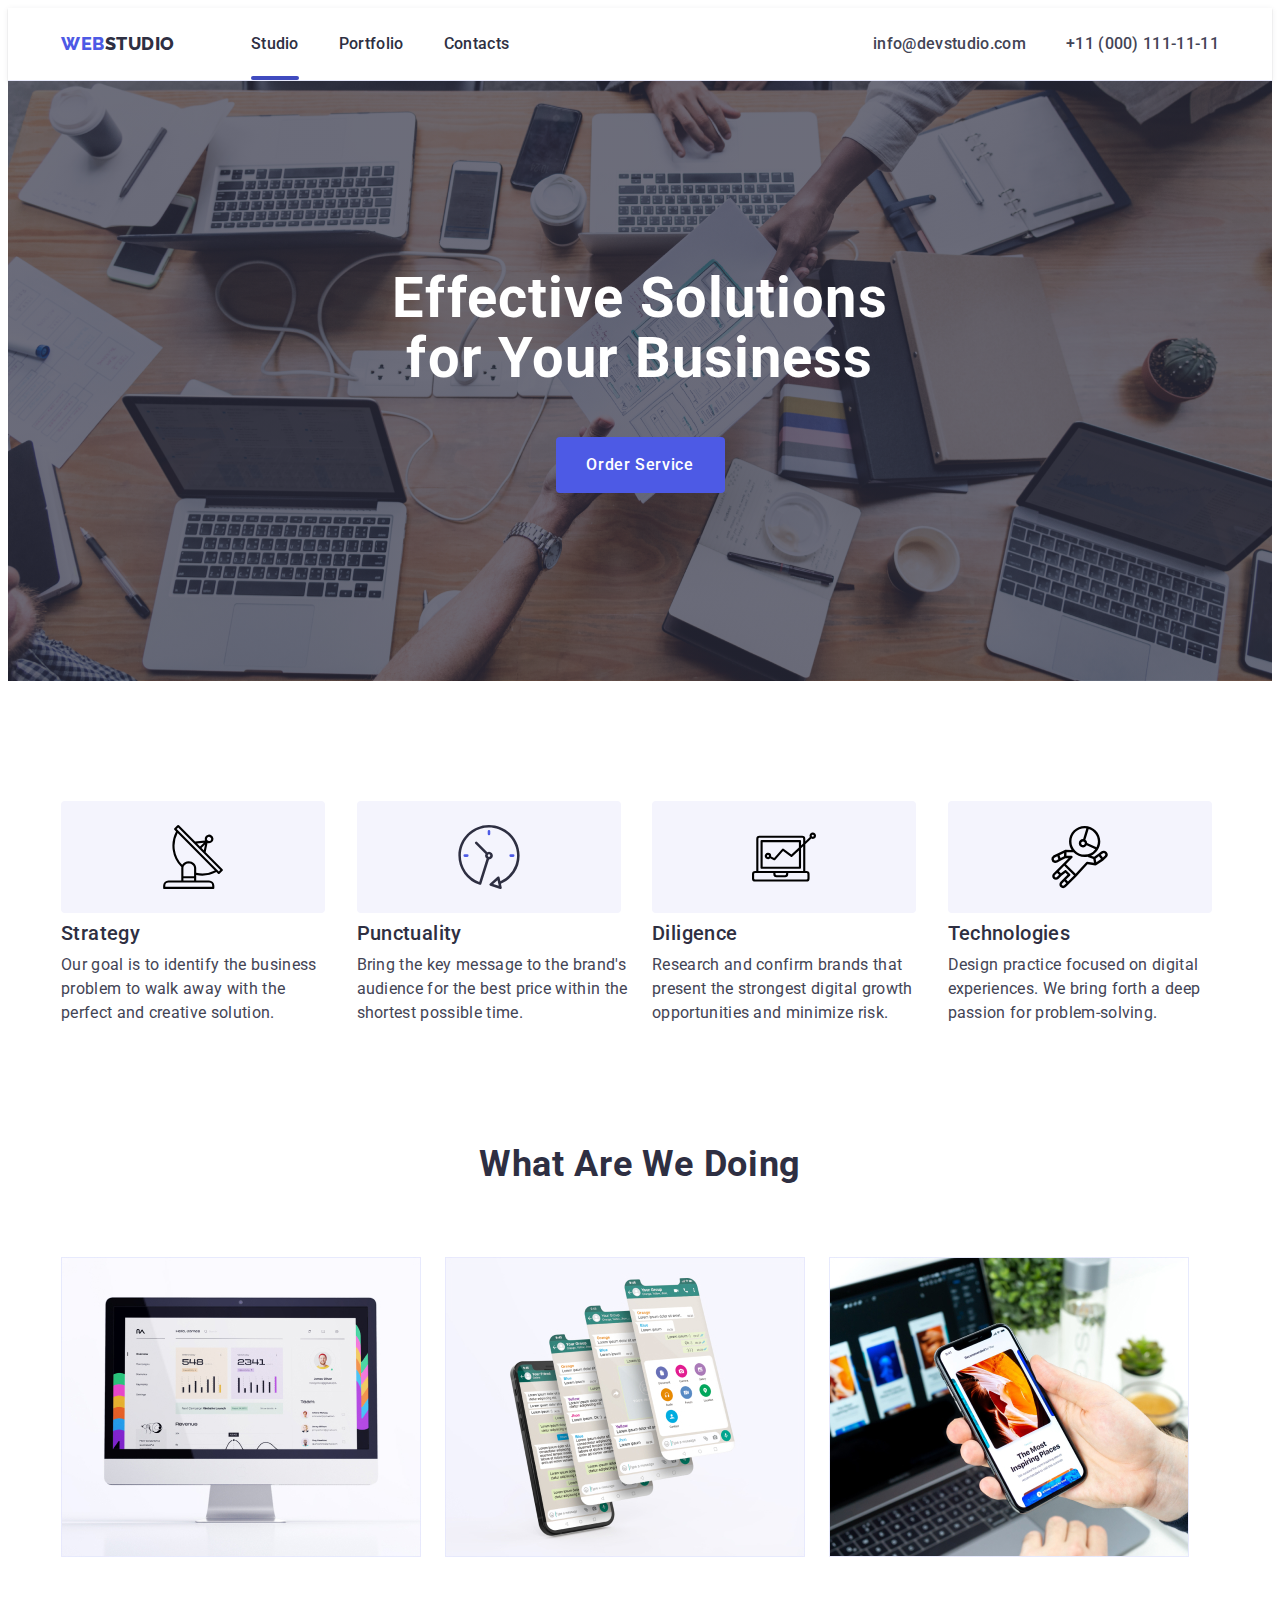
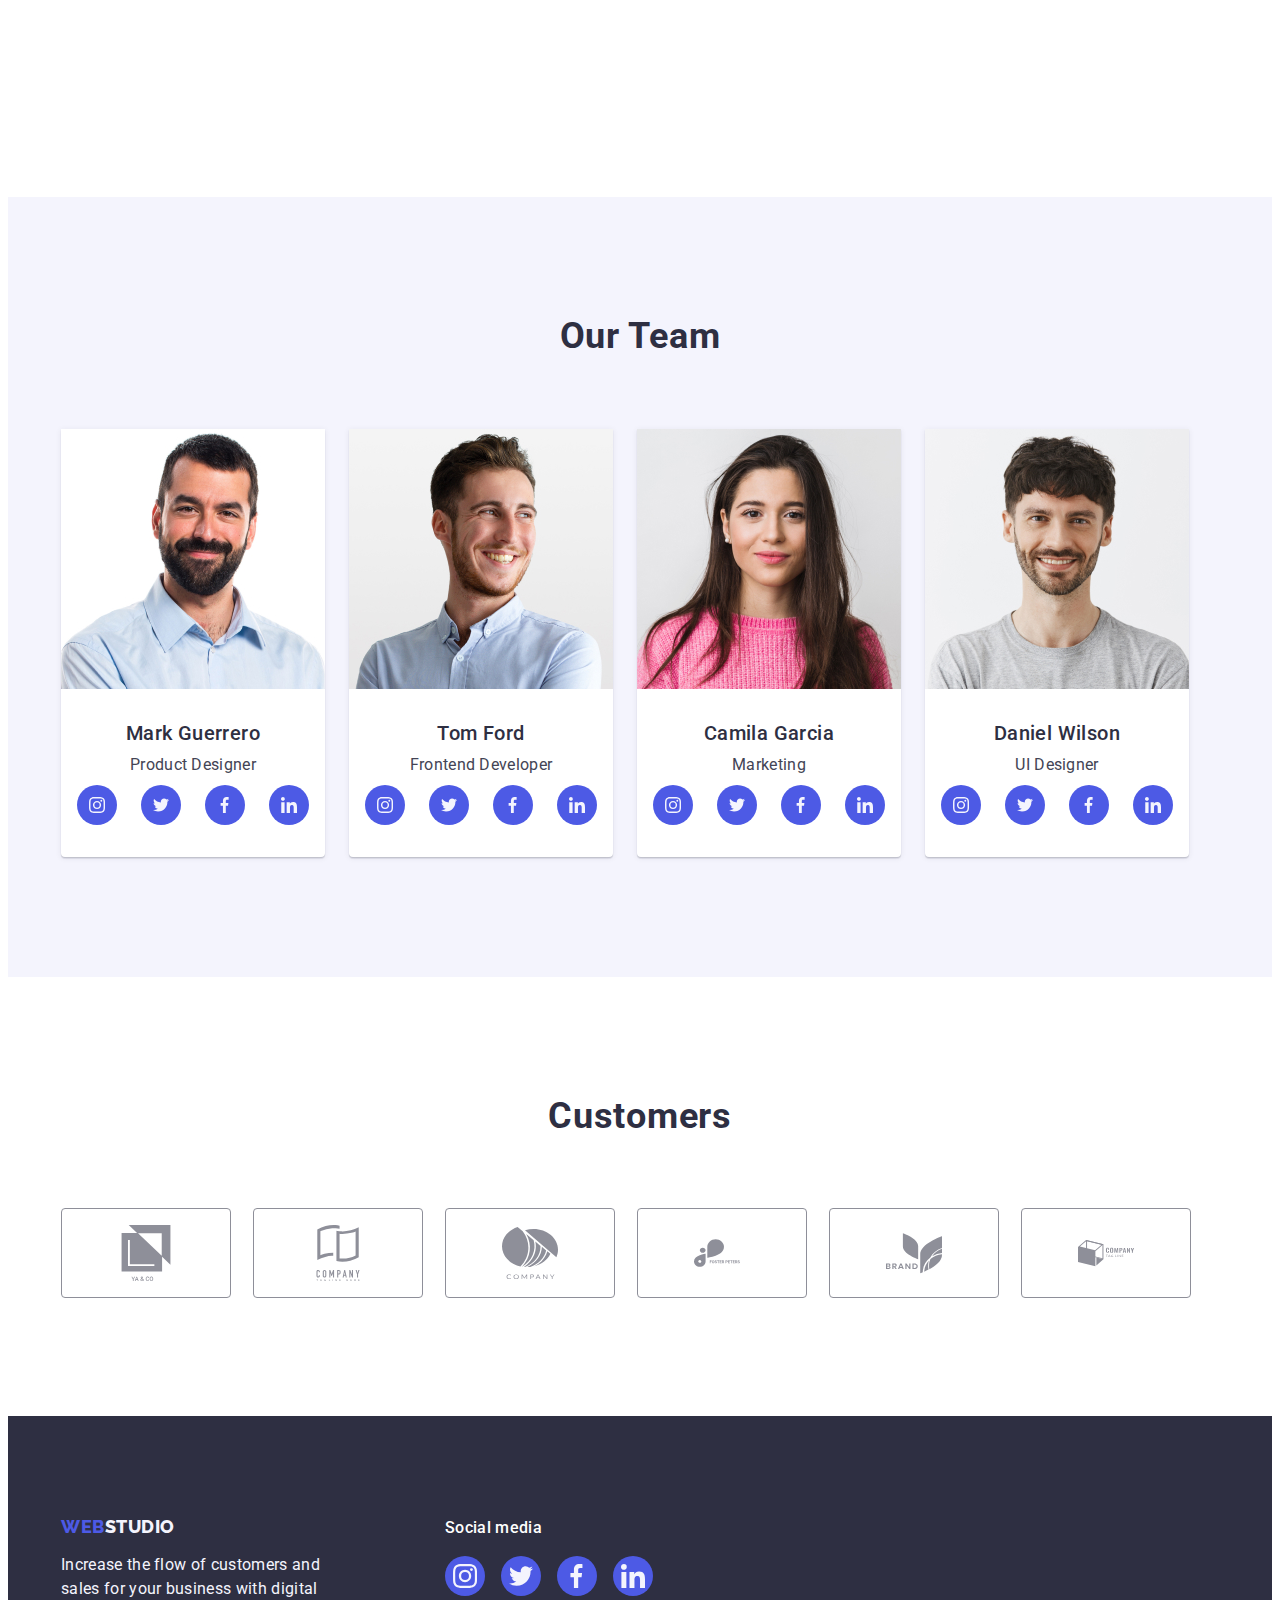
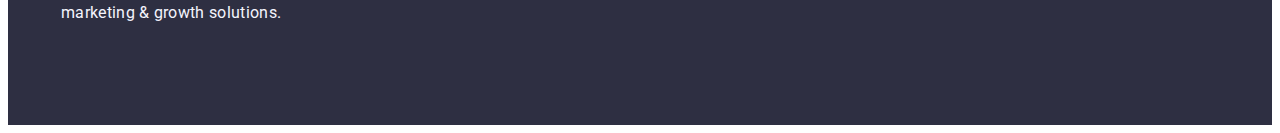
<file: index.html>
<!DOCTYPE html>
<html lang="en">
  <head>
    <meta charset="UTF-8" />
    <meta http-equiv="X-UA-Compatible" content="IE=edge" />
    <meta name="viewport" content="width=device-width, initial-scale=1.0" />
    <link rel="preconnect" href="https://fonts.googleapis.com" />
    <link rel="preconnect" href="https://fonts.gstatic.com" crossorigin />
    <link
      href="https://fonts.googleapis.com/css2?family=Roboto:wght@400;500;700;900&display=swap"
      rel="stylesheet"
    />
    <link rel="preconnect" href="https://fonts.googleapis.com" />
    <link rel="preconnect" href="https://fonts.gstatic.com" crossorigin />
    <link
      href="https://fonts.googleapis.com/css2?family=Raleway:wght@800&family=Roboto:wght@400;500;700;900&display=swap"
      rel="stylesheet"
    />
    <link
      href="https://cdnjs.cloudflare.com/ajax/libs/modern-normalize/1.1.0/modern-normalize.min.css"
      rel="stylesheet"
      integrity="sha512-wpPYUAdjBVSE4KJnH1VR1HeZfpl1ub8YT/NKx4PuQ5NmX2tKuGu6U/JRp5y+Y8XG2tV+wKQpNHVUX03MfMFn9Q=="
      crossorigin="anonymous"
      referrerpolicy="no-referrer"
    />
    <title>My Homework</title>
    <link rel="stylesheet" href="./css/styles.css" />
  </head>
  <body>
    <header class="header">
      <div class="backdrop is-hidden" data-modal>
        <div class="modal">
          <button type="button" class="button-modal" data-modal-close>
            <img src="./images/close-black-18dp (2) 1.svg" alt="" />
          </button>
        </div>
      </div>
      <div class="container-header container">
        <nav class="nav">
          <a href="./index.html" class="logo link">
            Web <span class="logo-span">Studio</span>
          </a>
          <ul class="list list-header">
            <li class="list-item">
              <a class="header-link link logo-studio" href="./index.html"
                >Studio</a
              >
            </li>
            <li class="list-item">
              <a href="./portfolio.html" class="header-link link">Portfolio</a>
            </li>
            <li class="list-item">
              <a href="" class="header-link link">Contacts</a>
            </li>
          </ul>
        </nav>

        <address class="adress">
          <ul class="list list-adress">
            <li class="adress-item">
              <a
                href="mailto:info@devstudio.com"
                class="header-link contact link"
                >info@devstudio.com</a
              >
            </li>
            <li class="adress-item">
              <a href="tel:+110001111111" class="header-link contact link"
                >+11 (000) 111-11-11</a
              >
            </li>
          </ul>
        </address>
      </div>
    </header>
    <main>
      <!-- 1 section -->
      <section class="hero section">
        <div class="container">
          <h1 class="hero-title">Effective Solutions for Your Business</h1>
          <button type="button" class="button button-header" data-modal-open>
            Order Service
          </button>
        </div>
      </section>

      <!-- 2 section -->

      <section class="section-second">
        <div class="container">
          <h2 class="section-second" hidden>advantages</h2>

          <ul class="list list-second-section">
            <li class="item-second-section">
              <div class="div-second-section">
                <svg class="svg-second-section" width="64" height="64">
                  <use href="./images/icons.svg#icon-Vector-2"></use>
                </svg>
              </div>

              <h3 class="section-second-title">Strategy</h3>
              <p class="section-second-text">
                Our goal is to identify the business problem to walk away with
                the perfect and creative solution.
              </p>
            </li>
            <li class="item-second-section">
              <div class="div-second-section">
                <svg class="svg-second-section" width="64" height="64">
                  <use href="./images/icons.svg#icon-clock-1-1"></use>
                </svg>
              </div>
              <h3 class="section-second-title">Punctuality</h3>
              <p class="section-second-text">
                Bring the key message to the brand's audience for the best price
                within the shortest possible time.
              </p>
            </li>
            <li class="item-second-section">
              <div class="div-second-section">
                <svg class="svg-second-section" width="64" height="64">
                  <use href="./images/icons.svg#icon-Vector-3"></use>
                </svg>
              </div>
              <h3 class="section-second-title">Diligence</h3>
              <p class="section-second-text">
                Research and confirm brands that present the strongest digital
                growth opportunities and minimize risk.
              </p>
            </li>
            <li class="item-second-section">
              <div class="div-second-section">
                <svg class="svg-second-section" width="64" height="64">
                  <use href="./images/icons.svg#icon-Vector-4"></use>
                </svg>
              </div>
              <h3 class="section-second-title">Technologies</h3>
              <p class="section-second-text">
                Design practice focused on digital experiences. We bring forth a
                deep passion for problem-solving.
              </p>
            </li>
          </ul>
        </div>
      </section>

      <!-- section 3 -->

      <section class="section-third">
        <div class="container-third-section container">
          <h2 class="section-third-title">What are we doing</h2>
          <ul class="list">
            <li class="item-second-third">
              <img
                src="./images/Laptop.jpg"
                width="360"
                alt="Perconal computer"
              />
            </li>
            <li class="item-second-third">
              <img src="./images/Phones.jpg" width="360" alt="four phones" />
            </li>
            <li class="item-second-third">
              <img src="./images/Phone.jpg" width="360" alt="one phone" />
            </li>
          </ul>
        </div>
      </section>

      <!-- section 4 -->
      <section class="section-four">
        <div class="container">
          <h2 class="section-four-title">Our Team</h2>
          <ul class="list">
            <li class="list-section-four">
              <img
                class="img-section-four"
                src="./images/Mark.jpg"
                width="264"
                alt="man"
              />
              <div class="emp-nam">
                <h3 class="name">Mark Guerrero</h3>
                <p class="section-four-text">Product Designer</p>

                <ul class="list list-svg-sec-fr">
                  <li class="list-item-svg">
                    <a href="" class="link-sect-fr"
                      ><svg class="second-four-svg" width="16" height="16">
                        <use href="./images/icons.svg#icon-instagram-2-1"></use>
                      </svg>
                    </a>
                  </li>
                  <li class="list-item-svg">
                    <a href="" class="link-sect-fr"
                      ><svg class="second-four-svg" width="16" height="16">
                        <use href="./images/icons.svg#icon-Vector-5"></use>
                      </svg>
                    </a>
                  </li>
                  <li class="list-item-svg">
                    <a href="" class="link-sect-fr"
                      ><svg class="second-four-svg" width="16" height="16">
                        <use href="./images/icons.svg#icon-Vector-6"></use>
                      </svg>
                    </a>
                  </li>
                  <li class="list-item-svg">
                    <a href="" class="link-sect-fr"
                      ><svg class="second-four-svg" width="16" height="16">
                        <use href="./images/icons.svg#icon-linkedin-1-1"></use>
                      </svg>
                    </a>
                  </li>
                </ul>
              </div>
            </li>
            <li class="list-section-four">
              <img
                class="img-section-four"
                src="./images/Tom.jpg"
                width="264"
                alt="man"
              />

              <div class="emp-nam">
                <h3 class="name">Tom Ford</h3>
                <p class="section-four-text">Frontend Developer</p>

                <ul class="list list-svg-sec-fr">
                  <li class="list-item-svg">
                    <a href="" class="link-sect-fr"
                      ><svg class="second-four-svg" width="16" height="16">
                        <use href="./images/icons.svg#icon-instagram-2-1"></use>
                      </svg>
                    </a>
                  </li>
                  <li class="list-item-svg">
                    <a href="" class="link-sect-fr"
                      ><svg class="second-four-svg" width="16" height="16">
                        <use href="./images/icons.svg#icon-Vector-5"></use>
                      </svg>
                    </a>
                  </li>
                  <li class="list-item-svg">
                    <a href="" class="link-sect-fr"
                      ><svg class="second-four-svg" width="16" height="16">
                        <use href="./images/icons.svg#icon-Vector-6"></use>
                      </svg>
                    </a>
                  </li>
                  <li class="list-item-svg">
                    <a href="" class="link-sect-fr"
                      ><svg class="second-four-svg" width="16" height="16">
                        <use href="./images/icons.svg#icon-linkedin-1-1"></use>
                      </svg>
                    </a>
                  </li>
                </ul>
              </div>
            </li>

            <li class="list-section-four">
              <img
                class="img-section-four"
                src="./images/Camilla.jpg"
                width="264"
                alt="woman"
              />
              <div class="emp-nam">
                <h3 class="name">Camila Garcia</h3>
                <p class="section-four-text">Marketing</p>

                <ul class="list list-svg-sec-fr">
                  <li class="list-item-svg">
                    <a href="" class="link-sect-fr"
                      ><svg class="second-four-svg" width="16" height="16">
                        <use href="./images/icons.svg#icon-instagram-2-1"></use>
                      </svg>
                    </a>
                  </li>
                  <li class="list-item-svg">
                    <a href="" class="link-sect-fr"
                      ><svg class="second-four-svg" width="16" height="16">
                        <use href="./images/icons.svg#icon-Vector-5"></use>
                      </svg>
                    </a>
                  </li>
                  <li class="list-item-svg">
                    <a href="" class="link-sect-fr"
                      ><svg class="second-four-svg" width="16" height="16">
                        <use href="./images/icons.svg#icon-Vector-6"></use>
                      </svg>
                    </a>
                  </li>
                  <li class="list-item-svg">
                    <a href="" class="link-sect-fr"
                      ><svg class="second-four-svg" width="16" height="16">
                        <use href="./images/icons.svg#icon-linkedin-1-1"></use>
                      </svg>
                    </a>
                  </li>
                </ul>
              </div>
            </li>
            <li class="list-section-four">
              <img
                class="img-section-four"
                src="./images/Daniel.jpg"
                width="264"
                alt="man"
              />
              <div class="emp-nam">
                <h3 class="name">Daniel Wilson</h3>
                <p class="section-four-text">UI Designer</p>

                <ul class="list list-svg-sec-fr">
                  <li class="list-item-svg">
                    <a href="" class="link-sect-fr"
                      ><svg class="second-four-svg" width="16" height="16">
                        <use href="./images/icons.svg#icon-instagram-2-1"></use>
                      </svg>
                    </a>
                  </li>
                  <li class="list-item-svg">
                    <a href="" class="link-sect-fr"
                      ><svg class="second-four-svg" width="16" height="16">
                        <use href="./images/icons.svg#icon-Vector-5"></use>
                      </svg>
                    </a>
                  </li>
                  <li class="list-item-svg">
                    <a href="" class="link-sect-fr"
                      ><svg class="second-four-svg" width="16" height="16">
                        <use href="./images/icons.svg#icon-Vector-6"></use>
                      </svg>
                    </a>
                  </li>
                  <li class="list-item-svg">
                    <a href="" class="link-sect-fr"
                      ><svg class="second-four-svg" width="16" height="16">
                        <use href="./images/icons.svg#icon-linkedin-1-1"></use>
                      </svg>
                    </a>
                  </li>
                </ul>
              </div>
            </li>
          </ul>
        </div>
      </section>
      <!-- Section 5 -->
      <section class="section-fife">
        <div class="container">
          <h2 class="customers-title">Customers</h2>
          <ul class="list list-customers">
            <li class="item-customers">
              <a href="" class="link-customers"
                ><svg class="customers-svg" width="104" height="56">
                  <use href="./images/icons.svg#icon-group-4"></use>
                </svg>
              </a>
            </li>
            <li class="item-customers">
              <a href="" class="link-customers">
                <svg class="customers-svg" width="104" height="56">
                  <use href="./images/icons.svg#icon-group-5"></use>
                </svg>
              </a>
            </li>
            <li class="item-customers">
              <a href="" class="link-customers"
                ><svg class="customers-svg" width="104" height="56">
                  <use href="./images/icons.svg#icon-group-6"></use>
                </svg>
              </a>
            </li>
            <li class="item-customers">
              <a href="" class="link-customers">
                <svg class="customers-svg" width="104" height="56">
                  <use href="./images/icons.svg#icon-group-7"></use>
                </svg>
              </a>
            </li>
            <li class="item-customers">
              <a href="" class="link-customers">
                <svg class="customers-svg" width="104" height="56">
                  <use
                    class="svgg"
                    href="./images/icons.svg#icon-group-8"
                  ></use>
                </svg>
              </a>
            </li>
            <li class="item-customers">
              <a href="" class="link-customers"
                ><svg class="customers-svg" width="104" height="56">
                  <use href="./images/icons.svg#icon-group-9"></use>
                </svg>
              </a>
            </li>
          </ul>
        </div>
      </section>
    </main>

    <!-- Footer -->
    <footer class="footer">
      <div class="container cont-footer">
        <div>
          <a href="./index.html" class="logo logo-footer link">
            Web<span class="logo-span-footer">Studio</span>
          </a>
          <p class="footer-text">
            Increase the flow of customers and sales for your business with
            digital marketing & growth solutions.
          </p>
        </div>
        <div class="footer-soc-lin">
          <p class="text-footer">Social media</p>
          <ul class="list list-svg-footer">
            <li class="list-item-svg-ft">
              <a href="" class="lnk-footer"
                ><svg class="second-four-svg" width="24" height="24">
                  <use href="./images/icons.svg#icon-instagram-2-1"></use>
                </svg>
              </a>
            </li>
            <li class="list-item-svg-ft">
              <a href="" class="lnk-footer"
                ><svg class="second-four-svg" width="24" height="24">
                  <use href="./images/icons.svg#icon-Vector-5"></use>
                </svg>
              </a>
            </li>
            <li class="list-item-svg-ft">
              <a href="" class="lnk-footer"
                ><svg class="second-four-svg" width="24" height="24">
                  <use href="./images/icons.svg#icon-Vector-6"></use>
                </svg>
              </a>
            </li>
            <li class="list-item-svg-ft">
              <a href="" class="lnk-footer"
                ><svg class="second-four-svg" width="24" height="24">
                  <use href="./images/icons.svg#icon-linkedin-1-1"></use>
                </svg>
              </a>
            </li>
          </ul>
        </div>
      </div>
    </footer>
    <script src="./js/modal.js"></script>
  </body>
</html>
</file>
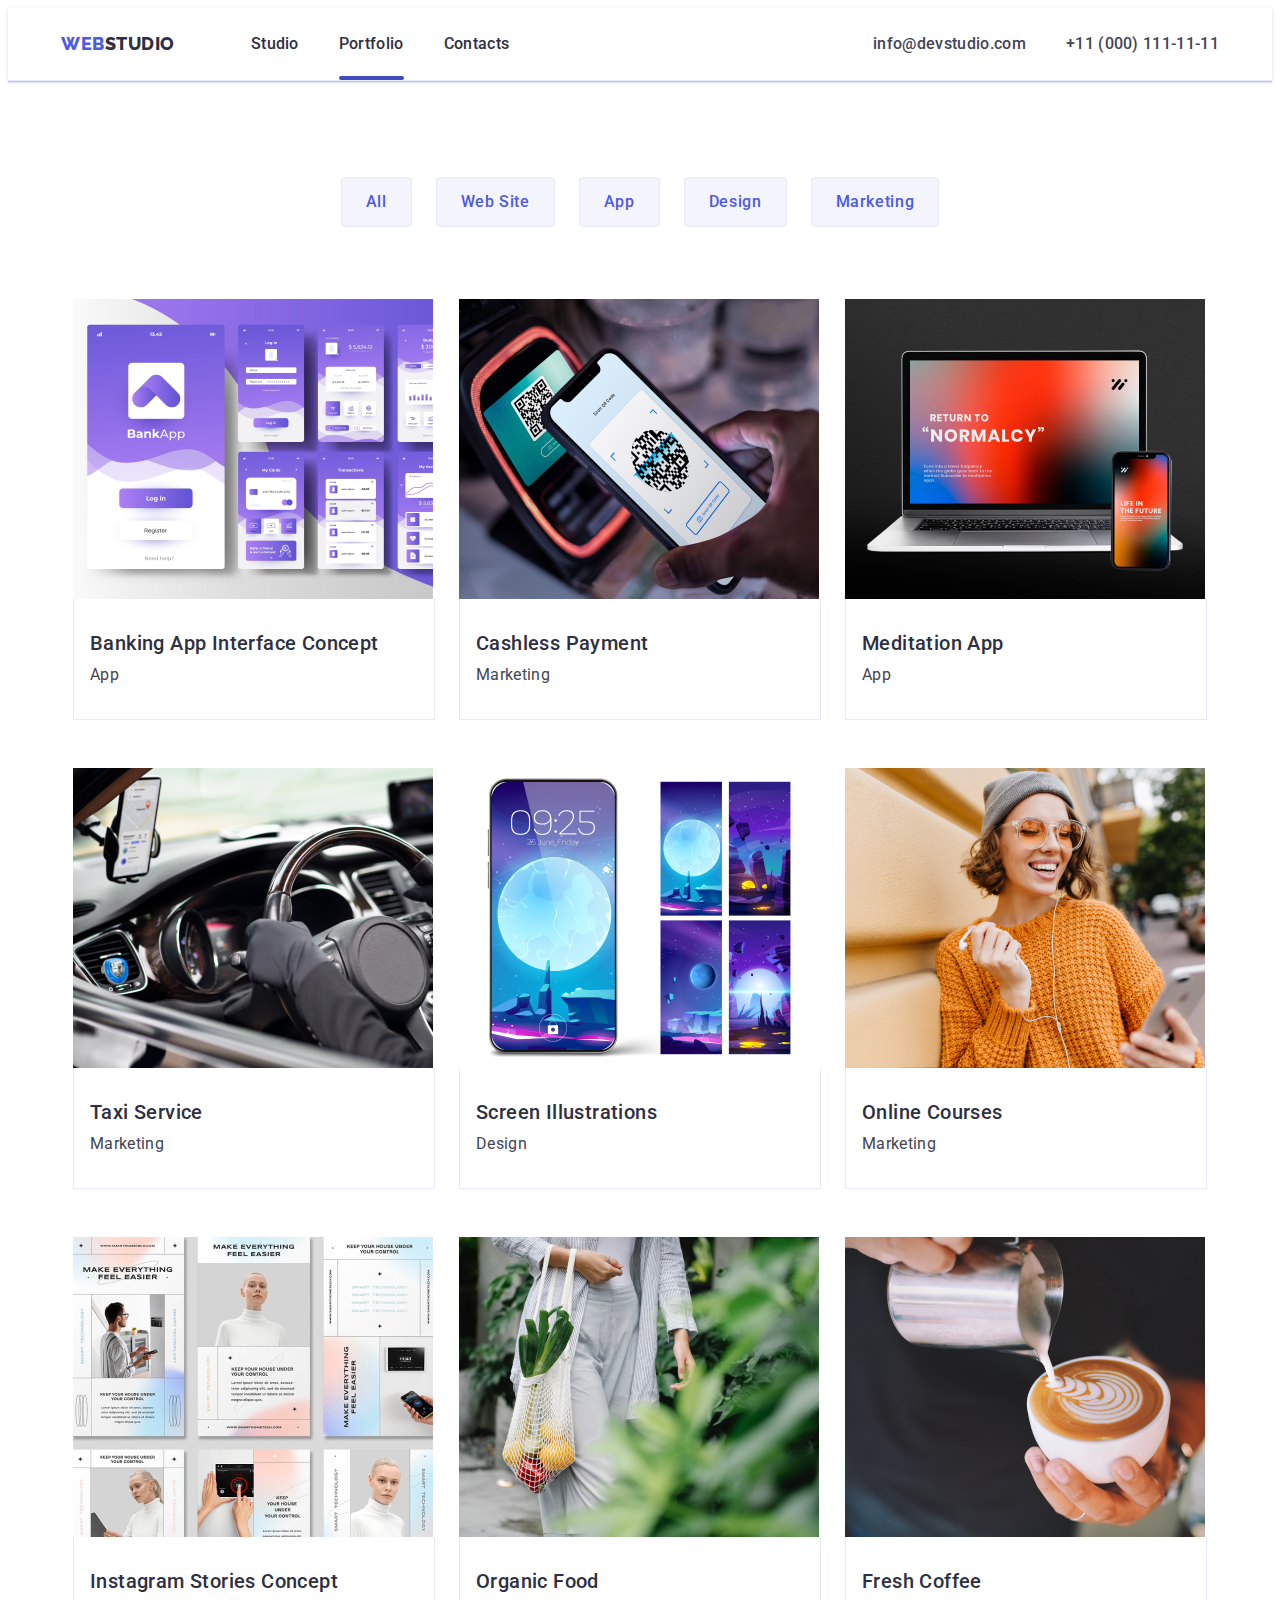
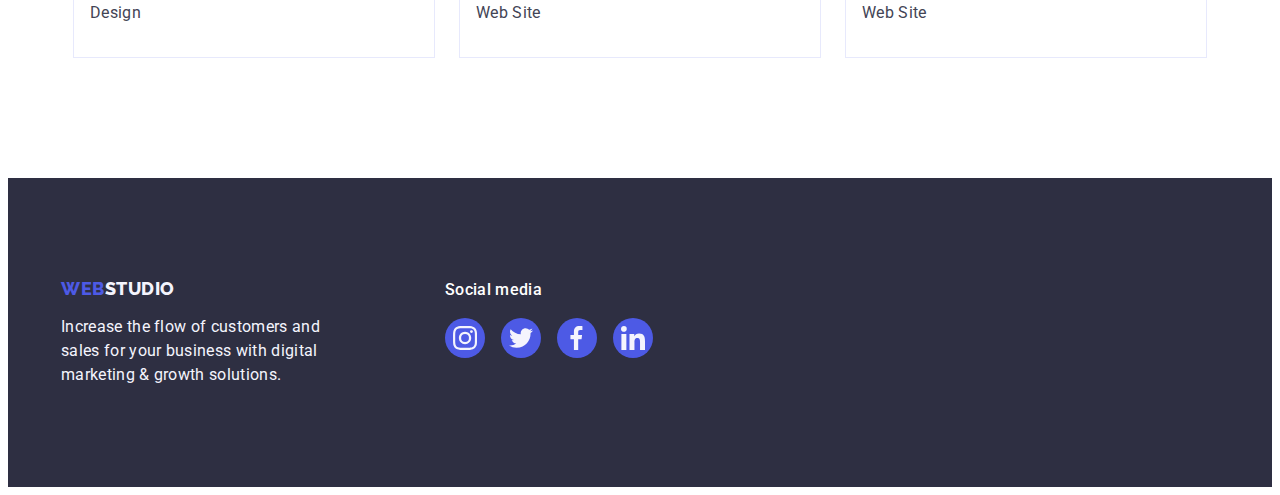
<file: portfolio.html>
<!DOCTYPE html>
<html lang="en">
  <head>
    <meta charset="UTF-8" />
    <meta http-equiv="X-UA-Compatible" content="IE=edge" />
    <meta name="viewport" content="width=device-width, initial-scale=1.0" />
    <link rel="preconnect" href="https://fonts.googleapis.com" />
    <link rel="preconnect" href="https://fonts.gstatic.com" crossorigin />
    <link
      href="https://fonts.googleapis.com/css2?family=Roboto:wght@400;500;700;900&display=swap"
      rel="stylesheet"
    />
    <link rel="preconnect" href="https://fonts.googleapis.com" />
    <link rel="preconnect" href="https://fonts.gstatic.com" crossorigin />
    <link
      href="https://fonts.googleapis.com/css2?family=Raleway:wght@800&family=Roboto:wght@400;500;700;900&display=swap"
      rel="stylesheet"
    />
    <link
      href="https://cdnjs.cloudflare.com/ajax/libs/modern-normalize/1.1.0/modern-normalize.min.css"
      rel="stylesheet"
      integrity="sha512-wpPYUAdjBVSE4KJnH1VR1HeZfpl1ub8YT/NKx4PuQ5NmX2tKuGu6U/JRp5y+Y8XG2tV+wKQpNHVUX03MfMFn9Q=="
      crossorigin="anonymous"
      referrerpolicy="no-referrer"
    />
    <title>Portfolio</title>
    <link rel="stylesheet" href="./css/styles.css" />
  </head>
  <body>
    <!-- HEADER -->
    <header class="header">
      <div class="container-header container">
        <nav class="nav">
          <a href="./index.html" class="logo link">
            Web <span class="logo-span">Studio</span>
          </a>
          <ul class="list list-header">
            <li class="list-item">
              <a class="header-link link" href="./index.html">Studio</a>
            </li>
            <li class="list-item">
              <a href="./portfolio.html" class="header-link link afers"
                >Portfolio</a
              >
            </li>
            <li class="list-item">
              <a href="" class="header-link link">Contacts</a>
            </li>
          </ul>
        </nav>

        <address class="adress">
          <ul class="list list-adress">
            <li class="adress-item">
              <a
                href="mailto:info@devstudio.com"
                class="header-link contact link"
                >info@devstudio.com</a
              >
            </li>
            <li class="adress-item">
              <a href="tel:+110001111111" class="header-link contact link"
                >+11 (000) 111-11-11</a
              >
            </li>
          </ul>
        </address>
      </div>
    </header>

    <main>
      <section class="section-second-portfolio">
        <div class="container-portfolio container">
          <h1 hidden>functions</h1>
          <ul class="list list-button">
            <li>
              <button type="button" class="button button-portfolio">All</button>
            </li>
            <li>
              <button type="button" class="button button-portfolio">
                Web Site
              </button>
            </li>
            <li>
              <button type="button" class="button button-portfolio">App</button>
            </li>
            <li>
              <button type="button" class="button button-portfolio">
                Design
              </button>
            </li>
            <li>
              <button type="button" class="button button-portfolio">
                Marketing
              </button>
            </li>
          </ul>
          <ul class="list-portfolio">
            <li class="list-item-portfolio">
              <a class="link link-portf" href="">
                <div class="imf-portf">
                  <img src="./images/1.jpg" alt="apps" />
                  <div class="positions">
                    <p class="text-positons">
                      14 Stylish and User-Friendly App Design Concepts · Task
                      Manager App · Calorie Tracker App · Exotic Fruit Ecommerce
                      App · Cloud Storage App
                    </p>
                  </div>
                </div>

                <div class="info-port">
                  <h2 class="name-section-second-portfolio">
                    Banking App Interface Concept
                  </h2>
                  <p class="text-section-second-portfolio">App</p>
                </div>
              </a>
            </li>
            <li class="list-item-portfolio">
              <a class="link link-portf" href="">
                <div class="imf-portf">
                  <img width="360" src="./images/2.jpg" alt="phone" />
                  <div class="positions">
                    <p class="text-positons">
                      14 Stylish and User-Friendly App Design Concepts · Task
                      Manager App · Calorie Tracker App · Exotic Fruit Ecommerce
                      App · Cloud Storage App
                    </p>
                  </div>
                </div>

                <div class="info-port">
                  <h2 class="name-section-second-portfolio">
                    Cashless Payment
                  </h2>
                  <p class="text-section-second-portfolio">Marketing</p>
                </div>
              </a>
            </li>
            <li class="list-item-portfolio">
              <a class="link link-portf" href="">
                <div class="imf-portf">
                  <img width="360" src="./images/3.jpg" alt="laptop" />
                  <div class="positions">
                    <p class="text-positons">
                      14 Stylish and User-Friendly App Design Concepts · Task
                      Manager App · Calorie Tracker App · Exotic Fruit Ecommerce
                      App · Cloud Storage App
                    </p>
                  </div>
                </div>
                <div class="info-port">
                  <h2 class="name-section-second-portfolio">Meditation App</h2>
                  <p class="text-section-second-portfolio">App</p>
                </div>
              </a>
            </li>
            <li class="list-item-portfolio">
              <a class="link link-portf" href="">
                <div class="imf-portf">
                  <img src="./images/4.jpg" width="360" alt="driving" />
                  <div class="positions">
                    <p class="text-positons">
                      14 Stylish and User-Friendly App Design Concepts · Task
                      Manager App · Calorie Tracker App · Exotic Fruit Ecommerce
                      App · Cloud Storage App
                    </p>
                  </div>
                </div>
                <div class="info-port">
                  <h2 class="name-section-second-portfolio">Taxi Service</h2>
                  <p class="text-section-second-portfolio">Marketing</p>
                </div>
              </a>
            </li>
            <li class="list-item-portfolio">
              <a class="link link-portf" href="">
                <div class="imf-portf">
                  <img
                    src="./images/5.jpg"
                    width="360"
                    alt="main phone's menu"
                  />
                  <div class="positions">
                    <p class="text-positons">
                      14 Stylish and User-Friendly App Design Concepts · Task
                      Manager App · Calorie Tracker App · Exotic Fruit Ecommerce
                      App · Cloud Storage App
                    </p>
                  </div>
                </div>
                <div class="info-port">
                  <h2 class="name-section-second-portfolio">
                    Screen Illustrations
                  </h2>
                  <p class="text-section-second-portfolio">Design</p>
                </div>
              </a>
            </li>
            <li class="list-item-portfolio">
              <a class="link link-portf" href="">
                <div class="imf-portf">
                  <img src="./images/6.jpg" width="360" alt="girl" />
                  <div class="positions">
                    <p class="text-positons">
                      14 Stylish and User-Friendly App Design Concepts · Task
                      Manager App · Calorie Tracker App · Exotic Fruit Ecommerce
                      App · Cloud Storage App
                    </p>
                  </div>
                </div>
                <div class="info-port">
                  <h2 class="name-section-second-portfolio">Online Courses</h2>
                  <p class="text-section-second-portfolio">Marketing</p>
                </div>
              </a>
            </li>
            <li class="list-item-portfolio">
              <a class="link link-portf" href="">
                <div class="imf-portf">
                  <img src="./images/7.jpg" width="360" alt="using describe" />
                  <div class="positions">
                    <p class="text-positons">
                      14 Stylish and User-Friendly App Design Concepts · Task
                      Manager App · Calorie Tracker App · Exotic Fruit Ecommerce
                      App · Cloud Storage App
                    </p>
                  </div>
                </div>
                <div class="info-port">
                  <h2 class="name-section-second-portfolio">
                    Instagram Stories Concept
                  </h2>
                  <p class="text-section-second-portfolio">Design</p>
                </div>
              </a>
            </li>
            <li class="list-item-portfolio">
              <a class="link link-portf" href="">
                <div class="imf-portf">
                <img src="./images/8.jpg" width="360" alt="fruits" />
                <div class="positions">
                  <p class="text-positons">
                    14 Stylish and User-Friendly App Design Concepts · Task
                    Manager App · Calorie Tracker App · Exotic Fruit Ecommerce
                    App · Cloud Storage App
                  </p>
                </div>
              </div>
                <div class="info-port">
                  <h2 class="name-section-second-portfolio">Organic Food</h2>
                  <p class="text-section-second-portfolio">Web Site</p>
                </div>
              </a>
            </li>
            <li class="list-item-portfolio">
              <a class="link link-portf" href="">
                <div class="imf-portf">
                <img src="./images/9.jpg" width="360" alt="Fresh Cofee" />
                <div class="positions">
                  <p class="text-positons">
                    14 Stylish and User-Friendly App Design Concepts · Task
                    Manager App · Calorie Tracker App · Exotic Fruit Ecommerce
                    App · Cloud Storage App
                  </p>
                </div>
              </div>
                <div class="info-port">
                  <h2 class="name-section-second-portfolio">Fresh Coffee</h2>
                  <p class="text-section-second-portfolio">Web Site</p>
                </div>
              </a>
            </li>
          </ul>
        </div>
      </section>
    </main>
    <footer class="footer">
      <div class="container cont-footer">
        <div>
          <a href="./index.html" class="logo logo-footer link">
            Web<span class="logo-span-footer">Studio</span>
          </a>
          <p class="footer-text">
            Increase the flow of customers and sales for your business with
            digital marketing & growth solutions.
          </p>
        </div>
        <div class="footer-soc-lin">
          <p class="text-footer">Social media</p>
          <ul class="list list-svg-footer">
            <li class="list-item-svg list-item-svg-ft">
              <a href="" class="lnk-footer"
                ><svg class="second-four-svg" width="24" height="24">
                  <use href="./images/icons.svg#icon-instagram-2-1"></use>
                </svg>
              </a>
            </li>
            <li class="list-item-svg-ft">
              <a href="" class="lnk-footer"
                ><svg class="second-four-svg" width="24" height="24">
                  <use href="./images/icons.svg#icon-Vector-5"></use>
                </svg>
              </a>
            </li>
            <li class="list-item-svg list-item-svg-ft">
              <a href="" class="lnk-footer"
                ><svg class="second-four-svg" width="24" height="24">
                  <use href="./images/icons.svg#icon-Vector-6"></use>
                </svg>
              </a>
            </li>
            <li class="list-item-svg list-item-svg-ft">
              <a href="" class="lnk-footer"
                ><svg class="second-four-svg" width="24" height="24">
                  <use href="./images/icons.svg#icon-linkedin-1-1"></use>
                </svg>
              </a>
            </li>
          </ul>
        </div>
      </div>
    </footer>
  </body>
</html>
</file>
<file: css/styles.css>
img {
  display: block;
}
h1,
h2,
h3 {
  margin: 0;
}
p {
  margin: 0;
}
ul {
  margin: 0;
  padding: 0;
}

:root {
  --main-color: #2e2f42;
  --extra-color: #434455;
}

body {
  background-color: white;
  color: #434455;
  font-family: "Roboto", sans-serif;
}

.backdrop {
  position: fixed;
  top: 0;
  left: 0;
  width: 100%;
  height: 100%;
  background: rgba(46, 47, 66, 0.4);
  opacity: 1;
}

.backdrop.is-hidden {
  opacity: 0;
  pointer-events: none;
  visibility: hidden;
}

.modal {
  position: absolute;
  top: 50%;
  left: 50%;
  transform: translate(-50%, -50%);
  height: 584px;
  width: 408px;

  background: #fcfcfc;
  box-shadow: 0px 1px 1px rgba(0, 0, 0, 0.14), 0px 1px 3px rgba(0, 0, 0, 0.12),
    0px 2px 1px rgba(0, 0, 0, 0.2);
  border-radius: 4px;
  
}

.button-modal {
  display: flex;
  justify-content: center;
  align-items: center;
  width: 24px;
  height: 24px;
  position: absolute;
  top: 10px;
  right: 10px;
  background: #e7e9fc;
  border: 1px solid rgba(0, 0, 0, 0.1);
  border-radius: 50%;
  transition: background-color 250ms cubic-bezier(0.4, 0, 0.2, 1);

}

.button-modal:hover {
  background-color: #404bbf;
  cursor: pointer;
}


.container {
  width: 1158px;
  padding: 0 15px 0 15px;
}

.logo-studio::after {
  position: absolute;
  content: "";
  width: 100%;
  height: 4px;
  left: 0px;
  bottom: 0px;

  background: #404bbf;
  border-radius: 2px;
}

.container-header {
  margin-left: auto;
  margin-right: auto;
  align-items: center;

  display: flex;
}

.container {
  width: 1158px;
  margin-left: auto;
  margin-right: auto;
  align-items: center;

  padding-right: 15px;
  padding-left: 15px;
}

.list {
  list-style: none;
}
ul {
  list-style: none;
}
.link {
  text-decoration: none;
}
/* header */
.header {
  border-bottom: 1px solid #e7e9fc;
  box-shadow: 0px 2px 1px rgba(46, 47, 66, 0.08),
    0px 1px 1px rgba(46, 47, 66, 0.16), 0px 1px 6px rgba(46, 47, 66, 0.08);
}

.list-header {
  display: flex;
  align-items: center;
}

.nav {
  display: flex;
  align-items: center;
}

.list-item {
  margin-right: 40px;
  position: relative;
}

.list-item:last-child {
  margin-right: 0;
}

.list-header .list-item :not(:last-child) {
  margin-right: 40px;
}

.header-link {
  text-decoration: none;
  font-style: normal;
  font-weight: 500;
  font-size: 16px;
  line-height: 1.5;
  letter-spacing: 0.02em;
  padding-top: 24px;
  padding-bottom: 24px;
  display: inline-block;

  color: var(--main-color);

  transition: color 250ms cubic-bezier(0.4, 0, 0.2, 1);
}

.adress {
  font-style: normal;
  display: flex;
  margin-left: auto;
}

.list-adress {
  display: flex;
  gap: 40px;
}

.header-link:hover,
.header-link:focus {
  color: #404bbf;
}

.logo-header {
  margin-right: 76px;
}

.logo {
  font-family: "Raleway", sans-serif;
  font-style: normal;
  font-weight: 800;
  font-size: 18px;
  line-height: 1.17;
  display: flex;
  align-items: center;
  letter-spacing: 0.03em;
  text-transform: uppercase;
  text-decoration: none;
  color: #4d5ae5;
  text-decoration: none;
  margin-right: 76px;
}
.logo-span {
  color: var(--main-color);
  font-family: "Raleway", sans-serif;
}
/* contacts */

.contact {
  color: var(--extra-color);
  transition: color 250ms cubic-bezier(0.4, 0, 0.2, 1);
}
.contact:hover,
.contact:focus {
  color: #404bbf;
}

/* hero */

.hero-title {
  color: #ffffff;
  font-style: normal;
  font-weight: 700;
  font-size: 56px;
  line-height: 1.07;
  letter-spacing: 0.02em;
  text-align: center;
  margin-bottom: 48px;

  max-width: 496px;
  margin-right: auto;
  margin-left: auto;
}

.hero {
  background-image: linear-gradient(
      rgba(46, 47, 66, 0.7),
      rgba(46, 47, 66, 0.7)
    ),
    url(../images/img-name.jpg);
  padding-top: 188px;
  padding-bottom: 188px;
  display: block;

  background-position: center;
  background-repeat: no-repeat;
  background-size: cover;
  max-width: 1440px;
  margin-left: auto;
  margin-right: auto;
}

/* section 2 */

.svg-second-section {
  background-color: #f4f4fd;
}

.div-second-section {
  width: 264px;
  height: 112px;
  background-color: #f4f4fd;
  border-radius: 4px;
  display: flex;
  align-items: center;
  justify-content: center;
  margin-bottom: 8px;
}

.section-second {
  padding-top: 120px;
  padding-bottom: 120px;
}
.section-second h3 {
  margin-bottom: 8px;
}

.item-second-section {
  width: calc((100% - 72px) / 4);
}

.list-second-section {
  display: flex;
  gap: 24px;
  align-items: center;
}
.section-second-title {
  font-family: "Roboto";
  font-style: normal;
  font-weight: 500;
  font-size: 20px;
  line-height: 1.2;
  letter-spacing: 0.02em;
  color: var(--main-color);
}

.section-second-text {
  font-style: normal;

  font-size: 16px;
  line-height: 1.5;
  letter-spacing: 0.02em;
  color: var(--extra-color);
}

/* section 3 */
.container-third-section {
  width: 1158px;
  margin-left: auto;
  margin-right: auto;
  align-items: center;

  padding-right: 15px;
  padding-left: 15px;
  padding-bottom: 120px;
}

.section-third {
  padding-bottom: 120px;
}

.item-second-third {
  margin-right: 24px;
}

.item-second-third:last-child {
  margin-right: 0;
}
.section-third .list {
  display: flex;
}
.section-third-title {
  font-style: normal;
  font-weight: 700;
  font-size: 36px;
  line-height: 1.11;
  letter-spacing: 0.02em;
  text-align: center;
  text-transform: capitalize;
  color: var(--main-color);

  margin-bottom: 72px;
}

/* section 4 */

.link-sect-fr {
  width: 100%;
  height: 100%;
  background-color: #4d5ae5;
  border-radius: 50%;
  display: flex;
  align-items: center;
  justify-content: center;
  transition: background-color 250ms cubic-bezier(0.4, 0, 0.2, 1);
}

.second-four-svg {
  fill: #f4f4fd;
}

.list-item-svg {
  width: 40px;
  height: 40px;
}

.link-sect-fr:hover,
.link-sect-fr:focus {
  background-color: #404bbf;
}

.list-svg-sec-fr {
  display: flex;
  align-items: center;
  gap: 24px;

  justify-content: center;
}

.emp-nam {
  padding: 32px 0 32px;
  border-radius: 0px 0px 4px 4px;
}

.section-four {
  padding-top: 120px;
  padding-bottom: 120px;
}
.section-four .list {
  display: flex;
}

.section-four-title {
  font-style: normal;
  font-weight: 700;
  font-size: 36px;
  line-height: 1.11;
  letter-spacing: 0.02em;
  text-transform: capitalize;
  color: #2e2f42;

  text-align: center;
  margin-bottom: 72px;
}

.section-four {
  background-color: #f4f4fd;
}

.section-four {
}
.name {
  font-style: normal;
  font-weight: 500;
  font-size: 20px;
  line-height: 1.2;
  letter-spacing: 0.02em;
  text-align: center;
  text-transform: capitalize;
  color: var(--main-color);
  margin-bottom: 8px;
}

.section-four-text {
  font-size: 16px;
  line-height: 1.5;
  letter-spacing: 0.02em;
  color: var(--extra-color);
  margin-bottom: 8px;

  text-align: center;
}
.list-section-four {
  background-color: #ffffff;
  box-shadow: 0px 1px 6px rgba(46, 47, 66, 0.08),
    0px 1px 1px rgba(46, 47, 66, 0.16), 0px 2px 1px rgba(46, 47, 66, 0.08);
  margin-right: 24px;
  border-radius: 0px 0px 4px 4px;
}

.list-section-four:last-child {
  margin-right: 0;
}

/* Section 5  */

.link-customers {
  width: 100%;
  height: 100%;
  display: flex;
  justify-content: center;
  align-items: center;
  border: 1px solid #8e8f99;
  border-radius: 4px;
  color: #8e8f99;
  transition: color 250ms cubic-bezier(0.4, 0, 0.2, 1),
    border-color 250ms cubic-bezier(0.4, 0, 0.2, 1);
}

.customers-title {
  font-weight: 700;
  font-size: 36px;
  line-height: 40px;

  text-align: center;
  letter-spacing: 0.02em;
  text-transform: capitalize;
  margin-bottom: 72px;
  line-height: 1.1;
  color: #2e2f42;
}

.customers-svg:hover,
.customers-svg:focus {
  fill: #404bbf;
}
.customers-svg {
  fill: currentColor;
  transition: fill 250ms cubic-bezier(0.4, 0, 0.2, 1);
}

.item-customers {
  width: 168px;
  height: 88px;
}

.link-customers:hover,
.link-customers:focus {
  color: #404bbf;
  border-color: #404bbf;
}

.list-customers {
  display: flex;
  gap: 24px;
}

.section-fife {
  padding-top: 120px;
  padding-bottom: 120px;
}

/* footer */

.list-item-svg-ft {
  width: 40px;
  height: 40px;
}

.lnk-footer {
  display: flex;
  width: 100%;
  height: 100%;
  border-radius: 50%;
  background-color: #4d5ae5;
  justify-content: center;
  align-items: center;
  transition: background-color 250ms cubic-bezier(0.4, 0, 0.2, 1);
}

.lnk-footer:hover,
.lnk-footer:focus {
  background-color: #31d0aa;
}

.footer-soc-lin {
}

.list-svg-footer {
  gap: 16px;
  display: flex;
}

.cont-footer {
  display: flex;
  align-items: baseline;
  gap: 120px;
}

.text-footer {
  font-style: normal;
  font-weight: 500;
  font-size: 16px;
  line-height: 24px;
  color: #ffffff;
  letter-spacing: 0.02em;
  margin-bottom: 16px;
}

.logo-footer {
  margin-bottom: 16px;
  display: inline-block;
  margin-right: 0;
}
.footer {
  background: #2e2f42;
}

.footer {
  padding-top: 100px;

  padding-bottom: 100px;
}
.logo-span-footer {
  font-family: "Raleway", sans-serif;
  font-style: normal;
  font-weight: 800;
  font-size: 18px;
  line-height: 1.17;
  display: flex;
  align-items: center;
  letter-spacing: 0.03em;
  text-transform: uppercase;
  text-decoration: none;
  color: #f4f4fd;
  display: inline-block;
}

.footer-text {
  font-size: 16px;
  line-height: 1.5;
  letter-spacing: 0.02em;
  color: #f4f4fd;

  width: 264px;
}

.button {
  font-family: "Roboto", sans-serif;
  cursor: pointer;
  background-color: #4d5ae5;
  font-weight: 500;
  font-size: 16px;
  line-height: 1.5;
  letter-spacing: 0.04em;
  color: #ffffff;
  display: block;
  border: none;
  border-radius: 4px;

  margin-right: auto;
  margin-left: auto;
  transition: color 250ms cubic-bezier(0.4, 0, 0.2, 1),
    background-color 250ms cubic-bezier(0.4, 0, 0.2, 1);
}
.button-header {
  font-family: "Roboto", sans-serif;
  cursor: pointer;
  background-color: #4d5ae5;
  font-weight: 500;
  font-size: 16px;
  line-height: 1.5;
  letter-spacing: 0.04em;
  color: #ffffff;

  min-width: 169px;
  height: 56px;
  margin-right: auto;
  margin-left: auto;

  display: block;
  border: none;
  border-radius: 4px;
}

.button-portfolio {
  color: #4d5ae5;
  background: #f4f4fd;
  padding: 12px 24px;
  border: 1px solid #e7e9fc;
  transition: box-shadow 250ms cubic-bezier(0.4, 0, 0.2, 1);
}

.button:hover,
.button:focus {
  background-color: #404bbf;
  color: #ffffff;
}

.button-portfolio:hover,
.button-portfolio:focus {
  border: 1px solid transparent;
  box-shadow: 0px 3px 1px rgba(0, 0, 0, 0.1), 0px 2px 1px rgba(0, 0, 0, 0.08),
    0px 2px 2px rgba(0, 0, 0, 0.12);
}

/* Portfolio */
/* Стилизация полностью совпадает с Хедером осн. стран. */
/* section first */
/* section second */

.afers::after {
  position: absolute;
  content: "";
  width: 100%;
  height: 4px;
  left: 0px;
  bottom: 0px;

  background: #404bbf;
  border-radius: 2px;
}

.link-portf {
  display: block;
  transition: box-shadow 250ms cubic-bezier(0.4, 0, 0.2, 1);
}

.link-portf:hover,
.link-portf:focus {
  box-shadow: 0px 1px 6px rgba(46, 47, 66, 0.08),
    0px 1px 1px rgba(46, 47, 66, 0.16), 0px 2px 1px rgba(46, 47, 66, 0.08);
}

.section-second-portfolio {
  padding-top: 96px;
  padding-bottom: 120px;
}

.name-section-second-portfolio {
  font-weight: 500;
  font-size: 20px;
  line-height: 1.2;
  letter-spacing: 0.02em;
  color: #2e2f42;
  margin-bottom: 8px;
}

.container-portfolio {
  width: 1158px;
  margin-left: auto;
  margin-right: auto;
  align-items: center;

  padding-right: 15px;
  padding-left: 15px;
}

.list-button {
  display: flex;
  justify-content: center;
  margin-bottom: 72px;
  gap: 24px;
}

.list-portfolio {
  display: flex;
  flex-wrap: wrap;
  justify-content: center;
  row-gap: 48px;
  column-gap: 24px;
}

.positions {
  position: absolute;
  display: flex;
  padding-top: 40px;
  padding-left: 32px;
  padding-right: 32px;

  top: 0;
  left: 0;
  width: 100%;
  height: 100%;
  background: #4d5ae5;

  transform: translateY(100%);
  transition: transform 250ms cubic-bezier(0.4, 0, 0.2, 1);
}

.text-positons {
  font-weight: 400;
  font-size: 16px;
  line-height: 1.5;

  letter-spacing: 0.02em;

  color: #f4f4fd;
}

.imf-portf:hover .positions {
  transform: translateY(0);
}
.imf-portf {
  position: relative;
  overflow: hidden;
}

/* .img-portf::after {
  position: absolute;
  top: 0;
  content: "";
  display: inline-block;
  width: 100%;
  height: 100%;
  background: #4d5ae5;

  
  transition: transform 250ms cubic-bezier(0.4, 0, 0.2, 1);

  opacity: 0.7;
}

.img-portf:hover::after {
  transform: translateY(0%);
} */

.list-item-portfolio {
  flex-basis: calc(100% / 3 - 24px);
  position: relative;
}

.list-item-portfolio:nth-child(n + 7) {
  margin-bottom: 0;
}

.list-item-portfolio:nth-child(3n + 3) {
  margin-right: 0;
}

.text-section-second-portfolio {
  font-size: 16px;
  line-height: 1.5;
  letter-spacing: 0.02em;
  color: var(--extra-color);
}

.info-port {
  padding: 32px 16px;
  border: 1px solid #e7e9fc;
  border-top: none;
}
</file>
